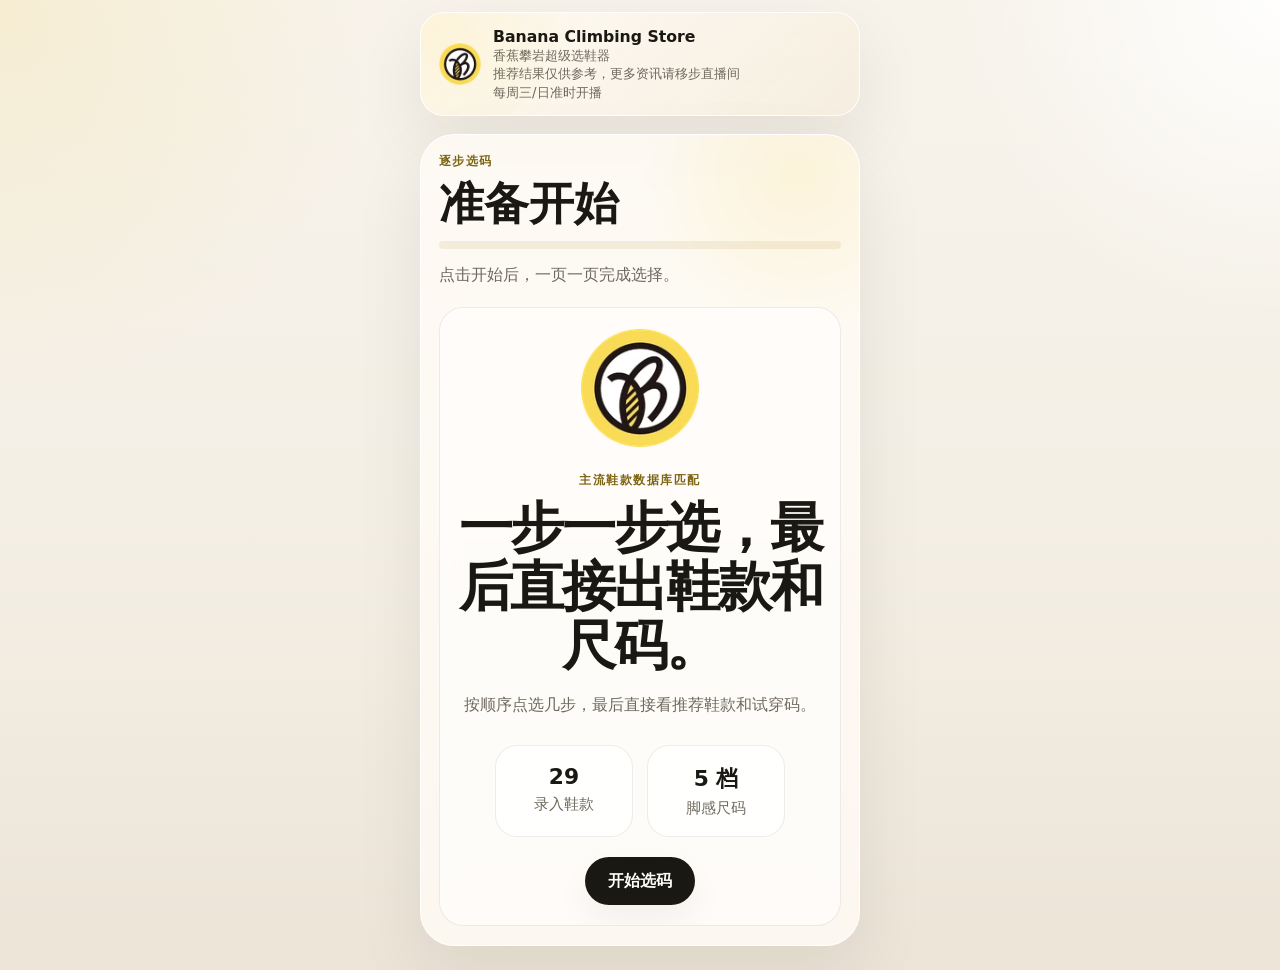
<file: index.html>
<!doctype html>
<html lang="zh-CN">
  <head>
    <meta charset="UTF-8" />
    <meta name="viewport" content="width=device-width, initial-scale=1.0" />
    <title>Banana Climbing 攀岩鞋选码器</title>
    <meta
      name="description"
      content="一步一步选择场景、脚型、平时鞋码和脚感追求，最后直接匹配攀岩鞋款与试穿尺码。"
    />
    <link rel="preload" as="image" href="logo-banana-clean-96.webp" fetchpriority="high" />
    <link rel="preload" as="image" href="logo-banana-clean-128.webp" fetchpriority="high" />
    <link rel="stylesheet" href="styles.css?v=20260409-1905" />
  </head>
  <body>
    <div class="page-shell">
      <header class="topbar" id="topBar">
        <a class="brand" href="#">
          <img
            src="logo-banana-clean-96.webp"
            alt="Banana Climbing Logo"
            width="42"
            height="42"
            decoding="async"
            fetchpriority="high"
          />
          <span>
            <strong>Banana Climbing Store</strong>
            <small>香蕉攀岩超级选鞋器</small>
            <small class="brand-meta">推荐结果仅供参考，更多资讯请移步直播间</small>
            <small class="brand-note">每周三/日准时开播</small>
          </span>
        </a>
      </header>

      <main class="wizard-shell">
        <div id="wizardView">
          <div class="wizard-progress">
          <div>
            <p class="progress-kicker">逐步选码</p>
            <h1 id="progressTitle">准备开始</h1>
          </div>
          <div class="progress-track" aria-hidden="true">
            <span id="progressFill"></span>
          </div>
          <p class="progress-text" id="progressText">点击开始后，一页一页完成选择。</p>
        </div>

          <div class="wizard-panels">
          <section class="step-panel is-active" data-step="start">
            <div class="panel-center hero-panel">
              <img
                class="hero-logo"
                src="logo-banana-clean-128.webp"
                alt="Banana Climbing Logo"
                width="120"
                height="120"
                decoding="async"
                fetchpriority="high"
              />
              <p class="eyebrow">主流鞋款数据库匹配</p>
              <h2>一步一步选，最后直接出鞋款和尺码。</h2>
              <p class="panel-lead">按顺序点选几步，最后直接看推荐鞋款和试穿码。</p>
              <div class="hero-stat-row">
                <div>
                  <strong id="shoeCountStart">29</strong>
                  <span>录入鞋款</span>
                </div>
                <div>
                  <strong>5 档</strong>
                  <span>脚感尺码</span>
                </div>
              </div>
            </div>

            <div class="panel-actions">
              <button class="primary-button" type="button" data-nav="next">开始选码</button>
            </div>
          </section>

          <section class="step-panel" data-step="guide" hidden>
            <div class="panel-copy">
              <p class="eyebrow">开始前</p>
              <h2>先快速判断脚长和脚型</h2>
              <p class="panel-lead">不用特别专业，选最接近自己的一项就可以。</p>
            </div>

            <div class="guide-grid">
              <article class="guide-card">
                <h3>脚长怎么量</h3>
                <p>脚跟贴墙站在纸上，标出最长脚趾位置。左右脚都量，取更长的一只。</p>
              </article>
              <article class="guide-card">
                <h3>前掌宽窄</h3>
                <p>脚长除以前掌最宽处，2.5 以下偏宽，2.6 到 2.8 更适中，2.8 以上偏窄。</p>
              </article>
              <article class="guide-card">
                <h3>脚趾类型</h3>
                <p>大脚趾最长是埃及脚，二趾最长是希腊脚，前三趾接近平是罗马脚。</p>
              </article>
              <article class="guide-card">
                <h3>脚背 足弓 后跟</h3>
                <p>脚背看鞋面压迫感，足弓看拱高，后跟看是否容易空杯或更贴弧形后跟。</p>
              </article>
            </div>

            <div class="panel-actions">
              <button class="secondary-button" type="button" data-nav="prev">返回</button>
              <button class="primary-button" type="button" data-nav="next">我知道了，继续</button>
            </div>
          </section>

          <section class="step-panel option-step" data-step="scene" data-field="scene" hidden>
            <div class="panel-copy">
              <p class="eyebrow">第 1 步</p>
              <h2>你主要想拿它去哪里爬</h2>
              <p class="panel-lead">这里可以多选，选你最常出现的场景就行。</p>
            </div>

            <div class="option-grid option-grid-wide">
              <button class="option-button" type="button" data-field="scene" data-value="抱石">
                <strong>抱石</strong>
                <span>室内爆发和钩挂为主</span>
              </button>
              <button class="option-button" type="button" data-field="scene" data-value="运动攀">
                <strong>运动攀</strong>
                <span>综合踩点和线路体验</span>
              </button>
              <button class="option-button" type="button" data-field="scene" data-value="野外抱石">
                <strong>野外抱石</strong>
                <span>更看重耐磨和落地后的适应</span>
              </button>
              <button class="option-button" type="button" data-field="scene" data-value="爬板">
                <strong>爬板</strong>
                <span>小点和大角度更关键</span>
              </button>
              <button class="option-button" type="button" data-field="scene" data-value="传统攀">
                <strong>传统攀</strong>
                <span>更偏长时间与稳定性</span>
              </button>
              <button class="option-button" type="button" data-field="scene" data-value="多段/结组">
                <strong>多段 / 结组</strong>
                <span>穿着时长和舒适上限更重要</span>
              </button>
            </div>

            <p class="auto-tip">可多选；如果不确定，也可以直接下一步。</p>

            <div class="panel-actions">
              <button class="secondary-button" type="button" data-nav="prev">上一步</button>
              <button class="primary-button" type="button" data-nav="next">下一步</button>
            </div>
          </section>

          <section class="step-panel option-step" data-step="level" data-field="level" hidden>
            <div class="panel-copy">
              <p class="eyebrow">第 2 步</p>
              <h2>你现在更接近哪一类需求</h2>
              <p class="panel-lead">阶段会影响鞋子的进攻性、容错和基础舒适度。</p>
            </div>

            <div class="option-grid">
              <button class="option-button" type="button" data-field="level" data-value="新手入门">
                <strong>新手入门</strong>
                <span>更看重舒适、容错和适应期</span>
              </button>
              <button class="option-button" type="button" data-field="level" data-value="新手进阶">
                <strong>新手进阶</strong>
                <span>开始要更好的踩点和包裹</span>
              </button>
              <button class="option-button" type="button" data-field="level" data-value="全能进阶">
                <strong>全能进阶</strong>
                <span>想兼顾不同线路和训练方式</span>
              </button>
              <button class="option-button" type="button" data-field="level" data-value="竞技进阶">
                <strong>竞技进阶</strong>
                <span>优先更强的进攻性和极限表现</span>
              </button>
            </div>

            <p class="auto-tip">点击选项后会自动进入下一步。</p>

            <div class="panel-actions">
              <button class="secondary-button" type="button" data-nav="prev">上一步</button>
            </div>
          </section>

          <section class="step-panel option-step" data-step="shape0" data-field="shape0" hidden>
            <div class="panel-copy">
              <p class="eyebrow">第 3 步</p>
              <h2>你的前掌更偏哪一种</h2>
              <p class="panel-lead">这里决定鞋楦宽窄，是匹配准确度最高的维度之一。</p>
            </div>

            <div class="option-grid">
              <button class="option-button" type="button" data-field="shape0" data-value="__skip__">
                <strong>不确定</strong>
                <span>先跳过这一项</span>
              </button>
              <button class="option-button" type="button" data-field="shape0" data-value="宽（2.5以下）">
                <strong>宽</strong>
                <span>脚长 ÷ 前掌宽约 2.5 以下</span>
              </button>
              <button class="option-button" type="button" data-field="shape0" data-value="适中（2.6以上）">
                <strong>适中</strong>
                <span>脚长 ÷ 前掌宽约 2.6 到 2.8</span>
              </button>
              <button class="option-button" type="button" data-field="shape0" data-value="窄（2.8以上）">
                <strong>窄</strong>
                <span>脚长 ÷ 前掌宽约 2.8 以上</span>
              </button>
            </div>

            <p class="auto-tip">点击选项后会自动进入下一步。</p>

            <div class="panel-actions">
              <button class="secondary-button" type="button" data-nav="prev">上一步</button>
            </div>
          </section>

          <section class="step-panel option-step" data-step="toe" data-field="toe" hidden>
            <div class="panel-copy">
              <p class="eyebrow">第 4 步</p>
              <h2>你的脚趾更接近哪一种</h2>
              <p class="panel-lead">这一步主要影响鞋头轮廓和最前端受力位置。</p>
            </div>

            <div class="option-grid">
              <button class="option-button" type="button" data-field="toe" data-value="__skip__">
                <strong>不确定</strong>
                <span>先跳过这一项</span>
              </button>
              <button class="option-button" type="button" data-field="toe" data-value="埃及脚">
                <strong>埃及脚</strong>
                <span>大脚趾最长</span>
              </button>
              <button class="option-button" type="button" data-field="toe" data-value="希腊脚">
                <strong>希腊脚</strong>
                <span>二脚趾最长</span>
              </button>
              <button class="option-button" type="button" data-field="toe" data-value="罗马脚">
                <strong>罗马脚</strong>
                <span>前三趾长度更接近</span>
              </button>
            </div>

            <p class="auto-tip">点击选项后会自动进入下一步。</p>

            <div class="panel-actions">
              <button class="secondary-button" type="button" data-nav="prev">上一步</button>
            </div>
          </section>

          <section class="step-panel option-step" data-step="instep" data-field="instep" hidden>
            <div class="panel-copy">
              <p class="eyebrow">第 5 步</p>
              <h2>你的脚背高低更接近哪一类</h2>
              <p class="panel-lead">脚背越高，通常越不建议一开始就选过激进的尺码。</p>
            </div>

            <div class="option-grid">
              <button class="option-button" type="button" data-field="instep" data-value="__skip__">
                <strong>不确定</strong>
                <span>先跳过这一项</span>
              </button>
              <button class="option-button" type="button" data-field="instep" data-value="低脚背">
                <strong>低脚背</strong>
                <span>更容易锁住鞋面</span>
              </button>
              <button class="option-button" type="button" data-field="instep" data-value="适中脚背">
                <strong>适中脚背</strong>
                <span>大多数鞋楦都可参考</span>
              </button>
              <button class="option-button" type="button" data-field="instep" data-value="高脚背">
                <strong>高脚背</strong>
                <span>更要注意鞋面压迫</span>
              </button>
            </div>

            <p class="auto-tip">点击选项后会自动进入下一步。</p>

            <div class="panel-actions">
              <button class="secondary-button" type="button" data-nav="prev">上一步</button>
            </div>
          </section>

          <section class="step-panel option-step" data-step="arch" data-field="arch" hidden>
            <div class="panel-copy">
              <p class="eyebrow">第 6 步</p>
              <h2>你的足弓高低更接近哪一类</h2>
              <p class="panel-lead">下弯鞋和更进攻的鞋型，通常会更受足弓高度影响。</p>
            </div>

            <div class="option-grid">
              <button class="option-button" type="button" data-field="arch" data-value="__skip__">
                <strong>不确定</strong>
                <span>先跳过这一项</span>
              </button>
              <button class="option-button" type="button" data-field="arch" data-value="低足弓">
                <strong>低足弓</strong>
                <span>更偏平一些</span>
              </button>
              <button class="option-button" type="button" data-field="arch" data-value="适中足弓">
                <strong>适中足弓</strong>
                <span>多数鞋型可适配</span>
              </button>
              <button class="option-button" type="button" data-field="arch" data-value="高足弓">
                <strong>高足弓</strong>
                <span>更适合有弓形支撑的鞋</span>
              </button>
            </div>

            <p class="auto-tip">点击选项后会自动进入下一步。</p>

            <div class="panel-actions">
              <button class="secondary-button" type="button" data-nav="prev">上一步</button>
            </div>
          </section>

          <section class="step-panel option-step" data-step="heel" data-field="heel" hidden>
            <div class="panel-copy">
              <p class="eyebrow">第 7 步</p>
              <h2>你的后跟轮廓更接近哪一类</h2>
              <p class="panel-lead">这一步主要影响后跟空杯、挂脚和整体包裹感。</p>
            </div>

            <div class="option-grid">
              <button class="option-button" type="button" data-field="heel" data-value="__skip__">
                <strong>不确定</strong>
                <span>先跳过这一项</span>
              </button>
              <button class="option-button" type="button" data-field="heel" data-value="直后跟/无后跟">
                <strong>直后跟 / 无后跟</strong>
                <span>后跟更平、更直</span>
              </button>
              <button class="option-button" type="button" data-field="heel" data-value="适中后跟">
                <strong>适中后跟</strong>
                <span>大多数鞋型都能试</span>
              </button>
              <button class="option-button" type="button" data-field="heel" data-value="弧后跟">
                <strong>弧后跟</strong>
                <span>更需要贴合弧形跟杯</span>
              </button>
            </div>

            <p class="auto-tip">点击选项后会自动进入下一步。</p>

            <div class="panel-actions">
              <button class="secondary-button" type="button" data-nav="prev">上一步</button>
            </div>
          </section>

          <section class="step-panel" data-step="sizeFeel" hidden>
            <div class="panel-copy">
              <p class="eyebrow">第 8 步</p>
              <h2>输入平时鞋码，再选脚感追求</h2>
              <p class="panel-lead">这里会决定最终推荐尺码。系统会先用表格基准码，再按你的脚感偏好做 5 档推导。</p>
            </div>

            <div class="size-feel-layout">
              <section class="size-card">
                <p class="mini-kicker">平时运动鞋 EU 码</p>
                <div class="size-stepper" aria-label="平时鞋码">
                  <button class="step-button" type="button" data-size-step="-0.5">-0.5</button>
                  <input
                    id="streetSizeInput"
                    type="number"
                    min="33"
                    max="48"
                    step="0.5"
                    inputmode="decimal"
                    placeholder="39.0"
                    aria-label="请输入平时鞋码"
                  />
                  <button class="step-button" type="button" data-size-step="0.5">+0.5</button>
                </div>
                <p class="size-hint">填你最常穿、穿久也不会挤脚的鞋码。</p>
              </section>

              <section class="feel-card">
                <p class="mini-kicker">脚感追求</p>
                <div class="feel-grid" role="radiogroup" aria-label="脚感追求">
                  <button class="feel-button" type="button" data-feel-filter="performance_plus">
                    <strong>极致包裹</strong>
                    <span>表格基准 -1</span>
                  </button>
                  <button class="feel-button" type="button" data-feel-filter="performance">
                    <strong>适当包裹</strong>
                    <span>表格基准 -0.5</span>
                  </button>
                  <button class="feel-button is-selected" type="button" data-feel-filter="balanced">
                    <strong>平衡推荐</strong>
                    <span>表格基准</span>
                  </button>
                  <button class="feel-button" type="button" data-feel-filter="comfort">
                    <strong>适当舒适</strong>
                    <span>表格基准 +0.5</span>
                  </button>
                  <button class="feel-button" type="button" data-feel-filter="comfort_plus">
                    <strong>极致舒适</strong>
                    <span>表格基准 +1</span>
                  </button>
                </div>
              </section>
            </div>

            <p class="error-text" id="sizeError" hidden>请先输入你的平时鞋码。</p>

            <div class="panel-actions">
              <button class="secondary-button" type="button" data-nav="prev">上一步</button>
              <button class="primary-button" type="button" id="viewResultButton">查看结果</button>
            </div>
          </section>
          </div>
        </div>

        <section class="result-page-shell" id="resultView" hidden>
          <section class="result-page-hero">
            <h1>推荐鞋款和尺码</h1>
            <p class="result-page-summary" id="resultPageSummary"></p>
          </section>

          <section class="result-page-empty" id="resultPageEmpty" hidden>
            <p class="eyebrow">还没有结果</p>
            <h2>先回去完成选码，再来看推荐。</h2>
            <p>如果你是直接打开这个结果地址，或者浏览器没有保留上一页数据，这里就不会显示结果。</p>
            <div class="panel-actions">
              <a class="primary-button" id="resultEmptyBackButton" href="index.html?restart=1">返回选码</a>
            </div>
          </section>

          <section class="result-page-body" id="resultPageBody" hidden>
            <div class="result-primary" id="resultPagePrimary"></div>

            <section class="result-alt-wrap">
              <p class="mini-kicker">备选推荐</p>
              <div class="result-alt-list" id="resultPageAlternatives"></div>
            </section>

            <div class="panel-actions">
              <a class="primary-button" id="resultBackButton" href="index.html?resume=1">返回修改</a>
              <a class="secondary-button" id="resultRestartButton" href="index.html?restart=1">重新开始</a>
            </div>
          </section>
        </section>
      </main>
    </div>

    <script src="database-config.js?v=20260409-2035"></script>
    <script src="database.js?v=20260409-2035"></script>
    <script src="script.js?v=20260409-2035"></script>
  </body>
</html>
</file>
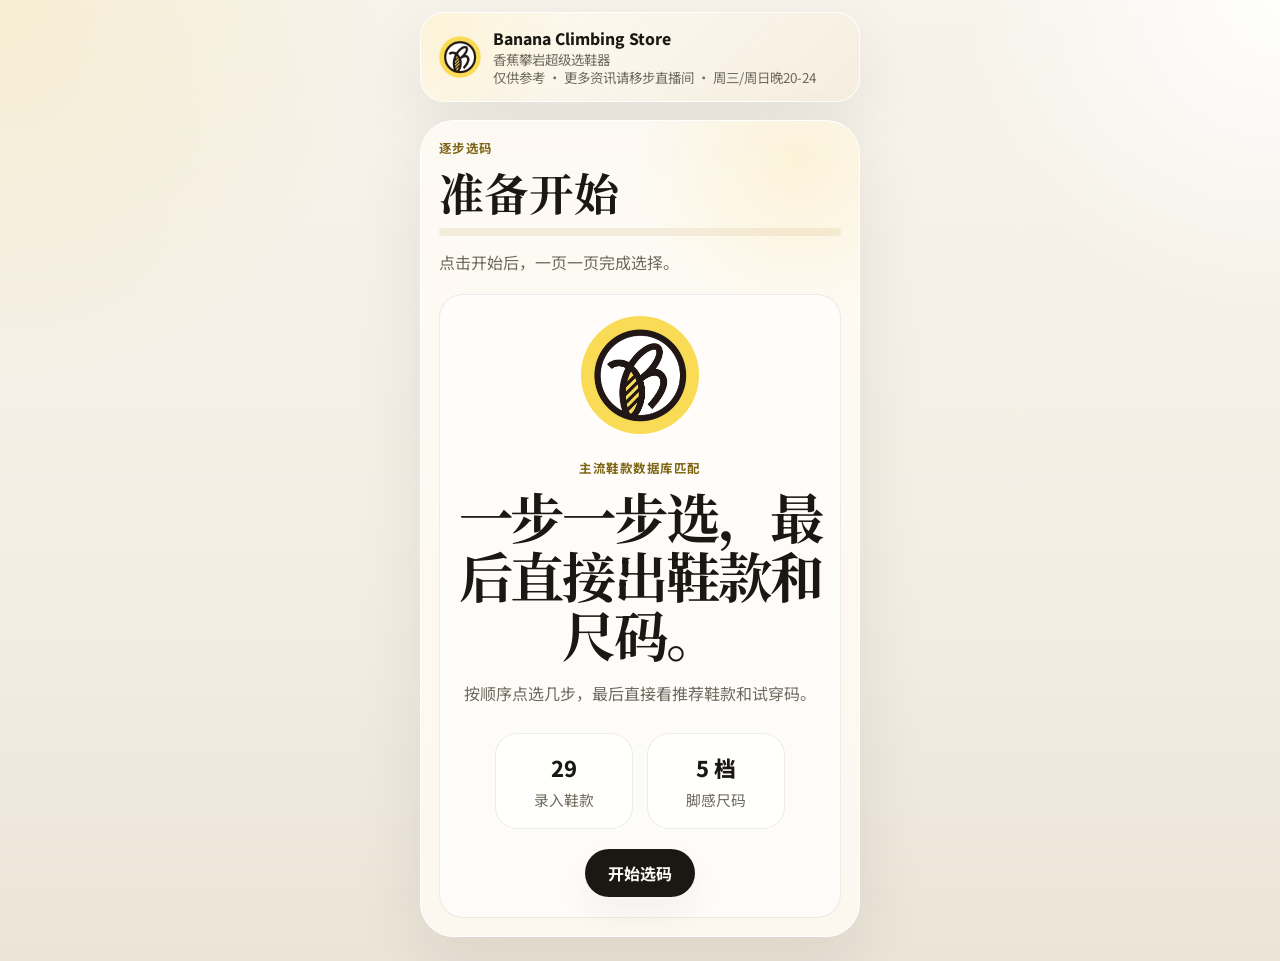
<file: 选码网页/index.html>
<!doctype html>
<html lang="zh-CN">
  <head>
    <meta charset="UTF-8" />
    <meta name="viewport" content="width=device-width, initial-scale=1.0" />
    <title>Banana Climbing 攀岩鞋选码器</title>
    <meta
      name="description"
      content="一步一步选择场景、脚型、平时鞋码和脚感追求，最后直接匹配攀岩鞋款与试穿尺码。"
    />
    <link rel="preconnect" href="https://fonts.googleapis.com" />
    <link rel="preconnect" href="https://fonts.gstatic.com" crossorigin />
    <link
      href="https://fonts.googleapis.com/css2?family=Noto+Sans+SC:wght@400;500;700;800&family=Noto+Serif+SC:wght@600;700&display=swap"
      rel="stylesheet"
    />
    <link rel="stylesheet" href="styles.css?v=20260409-1208" />
  </head>
  <body>
    <div class="page-shell">
      <header class="topbar" id="topBar">
        <a class="brand" href="#">
          <img src="logo-banana-clean.png" alt="Banana Climbing Logo" />
          <span>
            <strong>Banana Climbing Store</strong>
            <small>香蕉攀岩超级选鞋器</small>
            <small class="brand-note">仅供参考 · 更多资讯请移步直播间 · 周三/周日晚20-24</small>
          </span>
        </a>
      </header>

      <main class="wizard-shell">
        <div id="wizardView">
          <div class="wizard-progress">
          <div>
            <p class="progress-kicker">逐步选码</p>
            <h1 id="progressTitle">准备开始</h1>
          </div>
          <div class="progress-track" aria-hidden="true">
            <span id="progressFill"></span>
          </div>
          <p class="progress-text" id="progressText">点击开始后，一页一页完成选择。</p>
        </div>

          <div class="wizard-panels">
          <section class="step-panel is-active" data-step="start">
            <div class="panel-center hero-panel">
              <img class="hero-logo" src="logo-banana-clean.png" alt="Banana Climbing Logo" />
              <p class="eyebrow">主流鞋款数据库匹配</p>
              <h2>一步一步选，最后直接出鞋款和尺码。</h2>
              <p class="panel-lead">按顺序点选几步，最后直接看推荐鞋款和试穿码。</p>
              <div class="hero-stat-row">
                <div>
                  <strong id="shoeCountStart">29</strong>
                  <span>录入鞋款</span>
                </div>
                <div>
                  <strong>5 档</strong>
                  <span>脚感尺码</span>
                </div>
              </div>
            </div>

            <div class="panel-actions">
              <button class="primary-button" type="button" data-nav="next">开始选码</button>
            </div>
          </section>

          <section class="step-panel" data-step="guide" hidden>
            <div class="panel-copy">
              <p class="eyebrow">开始前</p>
              <h2>先快速判断脚长和脚型</h2>
              <p class="panel-lead">不用特别专业，选最接近自己的一项就可以。</p>
            </div>

            <div class="guide-grid">
              <article class="guide-card">
                <h3>脚长怎么量</h3>
                <p>脚跟贴墙站在纸上，标出最长脚趾位置。左右脚都量，取更长的一只。</p>
              </article>
              <article class="guide-card">
                <h3>前掌宽窄</h3>
                <p>脚长除以前掌最宽处，2.5 以下偏宽，2.6 到 2.8 更适中，2.8 以上偏窄。</p>
              </article>
              <article class="guide-card">
                <h3>脚趾类型</h3>
                <p>大脚趾最长是埃及脚，二趾最长是希腊脚，前三趾接近平是罗马脚。</p>
              </article>
              <article class="guide-card">
                <h3>脚背 足弓 后跟</h3>
                <p>脚背看鞋面压迫感，足弓看拱高，后跟看是否容易空杯或更贴弧形后跟。</p>
              </article>
            </div>

            <div class="panel-actions">
              <button class="secondary-button" type="button" data-nav="prev">返回</button>
              <button class="primary-button" type="button" data-nav="next">我知道了，继续</button>
            </div>
          </section>

          <section class="step-panel option-step" data-step="scene" data-field="scene" hidden>
            <div class="panel-copy">
              <p class="eyebrow">第 1 步</p>
              <h2>你主要想拿它去哪里爬</h2>
              <p class="panel-lead">这里可以多选，选你最常出现的场景就行。</p>
            </div>

            <div class="option-grid option-grid-wide">
              <button class="option-button" type="button" data-field="scene" data-value="抱石">
                <strong>抱石</strong>
                <span>室内爆发和钩挂为主</span>
              </button>
              <button class="option-button" type="button" data-field="scene" data-value="运动攀">
                <strong>运动攀</strong>
                <span>综合踩点和线路体验</span>
              </button>
              <button class="option-button" type="button" data-field="scene" data-value="野外抱石">
                <strong>野外抱石</strong>
                <span>更看重耐磨和落地后的适应</span>
              </button>
              <button class="option-button" type="button" data-field="scene" data-value="爬板">
                <strong>爬板</strong>
                <span>小点和大角度更关键</span>
              </button>
              <button class="option-button" type="button" data-field="scene" data-value="传统攀">
                <strong>传统攀</strong>
                <span>更偏长时间与稳定性</span>
              </button>
              <button class="option-button" type="button" data-field="scene" data-value="多段/结组">
                <strong>多段 / 结组</strong>
                <span>穿着时长和舒适上限更重要</span>
              </button>
            </div>

            <p class="auto-tip">可多选；如果不确定，也可以直接下一步。</p>

            <div class="panel-actions">
              <button class="secondary-button" type="button" data-nav="prev">上一步</button>
              <button class="primary-button" type="button" data-nav="next">下一步</button>
            </div>
          </section>

          <section class="step-panel option-step" data-step="level" data-field="level" hidden>
            <div class="panel-copy">
              <p class="eyebrow">第 2 步</p>
              <h2>你现在更接近哪一类需求</h2>
              <p class="panel-lead">阶段会影响鞋子的进攻性、容错和基础舒适度。</p>
            </div>

            <div class="option-grid">
              <button class="option-button" type="button" data-field="level" data-value="新手入门">
                <strong>新手入门</strong>
                <span>更看重舒适、容错和适应期</span>
              </button>
              <button class="option-button" type="button" data-field="level" data-value="新手进阶">
                <strong>新手进阶</strong>
                <span>开始要更好的踩点和包裹</span>
              </button>
              <button class="option-button" type="button" data-field="level" data-value="全能进阶">
                <strong>全能进阶</strong>
                <span>想兼顾不同线路和训练方式</span>
              </button>
              <button class="option-button" type="button" data-field="level" data-value="竞技进阶">
                <strong>竞技进阶</strong>
                <span>优先更强的进攻性和极限表现</span>
              </button>
            </div>

            <p class="auto-tip">点击选项后会自动进入下一步。</p>

            <div class="panel-actions">
              <button class="secondary-button" type="button" data-nav="prev">上一步</button>
            </div>
          </section>

          <section class="step-panel option-step" data-step="shape0" data-field="shape0" hidden>
            <div class="panel-copy">
              <p class="eyebrow">第 3 步</p>
              <h2>你的前掌更偏哪一种</h2>
              <p class="panel-lead">这里决定鞋楦宽窄，是匹配准确度最高的维度之一。</p>
            </div>

            <div class="option-grid">
              <button class="option-button" type="button" data-field="shape0" data-value="__skip__">
                <strong>不确定</strong>
                <span>先跳过这一项</span>
              </button>
              <button class="option-button" type="button" data-field="shape0" data-value="宽（2.5以下）">
                <strong>宽</strong>
                <span>脚长 ÷ 前掌宽约 2.5 以下</span>
              </button>
              <button class="option-button" type="button" data-field="shape0" data-value="适中（2.6以上）">
                <strong>适中</strong>
                <span>脚长 ÷ 前掌宽约 2.6 到 2.8</span>
              </button>
              <button class="option-button" type="button" data-field="shape0" data-value="窄（2.8以上）">
                <strong>窄</strong>
                <span>脚长 ÷ 前掌宽约 2.8 以上</span>
              </button>
            </div>

            <p class="auto-tip">点击选项后会自动进入下一步。</p>

            <div class="panel-actions">
              <button class="secondary-button" type="button" data-nav="prev">上一步</button>
            </div>
          </section>

          <section class="step-panel option-step" data-step="toe" data-field="toe" hidden>
            <div class="panel-copy">
              <p class="eyebrow">第 4 步</p>
              <h2>你的脚趾更接近哪一种</h2>
              <p class="panel-lead">这一步主要影响鞋头轮廓和最前端受力位置。</p>
            </div>

            <div class="option-grid">
              <button class="option-button" type="button" data-field="toe" data-value="__skip__">
                <strong>不确定</strong>
                <span>先跳过这一项</span>
              </button>
              <button class="option-button" type="button" data-field="toe" data-value="埃及脚">
                <strong>埃及脚</strong>
                <span>大脚趾最长</span>
              </button>
              <button class="option-button" type="button" data-field="toe" data-value="希腊脚">
                <strong>希腊脚</strong>
                <span>二脚趾最长</span>
              </button>
              <button class="option-button" type="button" data-field="toe" data-value="罗马脚">
                <strong>罗马脚</strong>
                <span>前三趾长度更接近</span>
              </button>
            </div>

            <p class="auto-tip">点击选项后会自动进入下一步。</p>

            <div class="panel-actions">
              <button class="secondary-button" type="button" data-nav="prev">上一步</button>
            </div>
          </section>

          <section class="step-panel option-step" data-step="instep" data-field="instep" hidden>
            <div class="panel-copy">
              <p class="eyebrow">第 5 步</p>
              <h2>你的脚背高低更接近哪一类</h2>
              <p class="panel-lead">脚背越高，通常越不建议一开始就选过激进的尺码。</p>
            </div>

            <div class="option-grid">
              <button class="option-button" type="button" data-field="instep" data-value="__skip__">
                <strong>不确定</strong>
                <span>先跳过这一项</span>
              </button>
              <button class="option-button" type="button" data-field="instep" data-value="低脚背">
                <strong>低脚背</strong>
                <span>更容易锁住鞋面</span>
              </button>
              <button class="option-button" type="button" data-field="instep" data-value="适中脚背">
                <strong>适中脚背</strong>
                <span>大多数鞋楦都可参考</span>
              </button>
              <button class="option-button" type="button" data-field="instep" data-value="高脚背">
                <strong>高脚背</strong>
                <span>更要注意鞋面压迫</span>
              </button>
            </div>

            <p class="auto-tip">点击选项后会自动进入下一步。</p>

            <div class="panel-actions">
              <button class="secondary-button" type="button" data-nav="prev">上一步</button>
            </div>
          </section>

          <section class="step-panel option-step" data-step="arch" data-field="arch" hidden>
            <div class="panel-copy">
              <p class="eyebrow">第 6 步</p>
              <h2>你的足弓高低更接近哪一类</h2>
              <p class="panel-lead">下弯鞋和更进攻的鞋型，通常会更受足弓高度影响。</p>
            </div>

            <div class="option-grid">
              <button class="option-button" type="button" data-field="arch" data-value="__skip__">
                <strong>不确定</strong>
                <span>先跳过这一项</span>
              </button>
              <button class="option-button" type="button" data-field="arch" data-value="低足弓">
                <strong>低足弓</strong>
                <span>更偏平一些</span>
              </button>
              <button class="option-button" type="button" data-field="arch" data-value="适中足弓">
                <strong>适中足弓</strong>
                <span>多数鞋型可适配</span>
              </button>
              <button class="option-button" type="button" data-field="arch" data-value="高足弓">
                <strong>高足弓</strong>
                <span>更适合有弓形支撑的鞋</span>
              </button>
            </div>

            <p class="auto-tip">点击选项后会自动进入下一步。</p>

            <div class="panel-actions">
              <button class="secondary-button" type="button" data-nav="prev">上一步</button>
            </div>
          </section>

          <section class="step-panel option-step" data-step="heel" data-field="heel" hidden>
            <div class="panel-copy">
              <p class="eyebrow">第 7 步</p>
              <h2>你的后跟轮廓更接近哪一类</h2>
              <p class="panel-lead">这一步主要影响后跟空杯、挂脚和整体包裹感。</p>
            </div>

            <div class="option-grid">
              <button class="option-button" type="button" data-field="heel" data-value="__skip__">
                <strong>不确定</strong>
                <span>先跳过这一项</span>
              </button>
              <button class="option-button" type="button" data-field="heel" data-value="直后跟/无后跟">
                <strong>直后跟 / 无后跟</strong>
                <span>后跟更平、更直</span>
              </button>
              <button class="option-button" type="button" data-field="heel" data-value="适中后跟">
                <strong>适中后跟</strong>
                <span>大多数鞋型都能试</span>
              </button>
              <button class="option-button" type="button" data-field="heel" data-value="弧后跟">
                <strong>弧后跟</strong>
                <span>更需要贴合弧形跟杯</span>
              </button>
            </div>

            <p class="auto-tip">点击选项后会自动进入下一步。</p>

            <div class="panel-actions">
              <button class="secondary-button" type="button" data-nav="prev">上一步</button>
            </div>
          </section>

          <section class="step-panel" data-step="sizeFeel" hidden>
            <div class="panel-copy">
              <p class="eyebrow">第 8 步</p>
              <h2>输入平时鞋码，再选脚感追求</h2>
              <p class="panel-lead">这里会决定最终推荐尺码。系统会先用表格基准码，再按你的脚感偏好做 5 档推导。</p>
            </div>

            <div class="size-feel-layout">
              <section class="size-card">
                <p class="mini-kicker">平时运动鞋 EU 码</p>
                <div class="size-stepper" aria-label="平时鞋码">
                  <button class="step-button" type="button" data-size-step="-0.5">-0.5</button>
                  <input
                    id="streetSizeInput"
                    type="number"
                    min="33"
                    max="48"
                    step="0.5"
                    inputmode="decimal"
                    placeholder="39.0"
                    aria-label="请输入平时鞋码"
                  />
                  <button class="step-button" type="button" data-size-step="0.5">+0.5</button>
                </div>
                <p class="size-hint">填你最常穿、穿久也不会挤脚的鞋码。</p>
              </section>

              <section class="feel-card">
                <p class="mini-kicker">脚感追求</p>
                <div class="feel-grid" role="radiogroup" aria-label="脚感追求">
                  <button class="feel-button" type="button" data-feel-filter="performance_plus">
                    <strong>极致包裹</strong>
                    <span>表格基准 -1</span>
                  </button>
                  <button class="feel-button" type="button" data-feel-filter="performance">
                    <strong>适当包裹</strong>
                    <span>表格基准 -0.5</span>
                  </button>
                  <button class="feel-button is-selected" type="button" data-feel-filter="balanced">
                    <strong>平衡推荐</strong>
                    <span>表格基准</span>
                  </button>
                  <button class="feel-button" type="button" data-feel-filter="comfort">
                    <strong>适当舒适</strong>
                    <span>表格基准 +0.5</span>
                  </button>
                  <button class="feel-button" type="button" data-feel-filter="comfort_plus">
                    <strong>极致舒适</strong>
                    <span>表格基准 +1</span>
                  </button>
                </div>
              </section>
            </div>

            <p class="error-text" id="sizeError" hidden>请先输入你的平时鞋码。</p>

            <div class="panel-actions">
              <button class="secondary-button" type="button" data-nav="prev">上一步</button>
              <button class="primary-button" type="button" id="viewResultButton">查看结果</button>
            </div>
          </section>
          </div>
        </div>

        <section class="result-page-shell" id="resultView" hidden>
          <section class="result-page-hero">
            <h1>推荐鞋款和尺码</h1>
            <p class="result-page-summary" id="resultPageSummary"></p>
          </section>

          <section class="result-page-empty" id="resultPageEmpty" hidden>
            <p class="eyebrow">还没有结果</p>
            <h2>先回去完成选码，再来看推荐。</h2>
            <p>如果你是直接打开这个结果地址，或者浏览器没有保留上一页数据，这里就不会显示结果。</p>
            <div class="panel-actions">
              <a class="primary-button" id="resultEmptyBackButton" href="index-v2.html?restart=1">返回选码</a>
            </div>
          </section>

          <section class="result-page-body" id="resultPageBody" hidden>
            <div class="result-primary" id="resultPagePrimary"></div>

            <section class="result-alt-wrap">
              <p class="mini-kicker">备选推荐</p>
              <div class="result-alt-list" id="resultPageAlternatives"></div>
            </section>

            <div class="panel-actions">
              <a class="primary-button" id="resultBackButton" href="index-v2.html?resume=1">返回修改</a>
              <a class="secondary-button" id="resultRestartButton" href="index-v2.html?restart=1">重新开始</a>
            </div>
          </section>
        </section>
      </main>
    </div>

    <script src="script.js?v=20260409-1208"></script>
  </body>
</html>
</file>
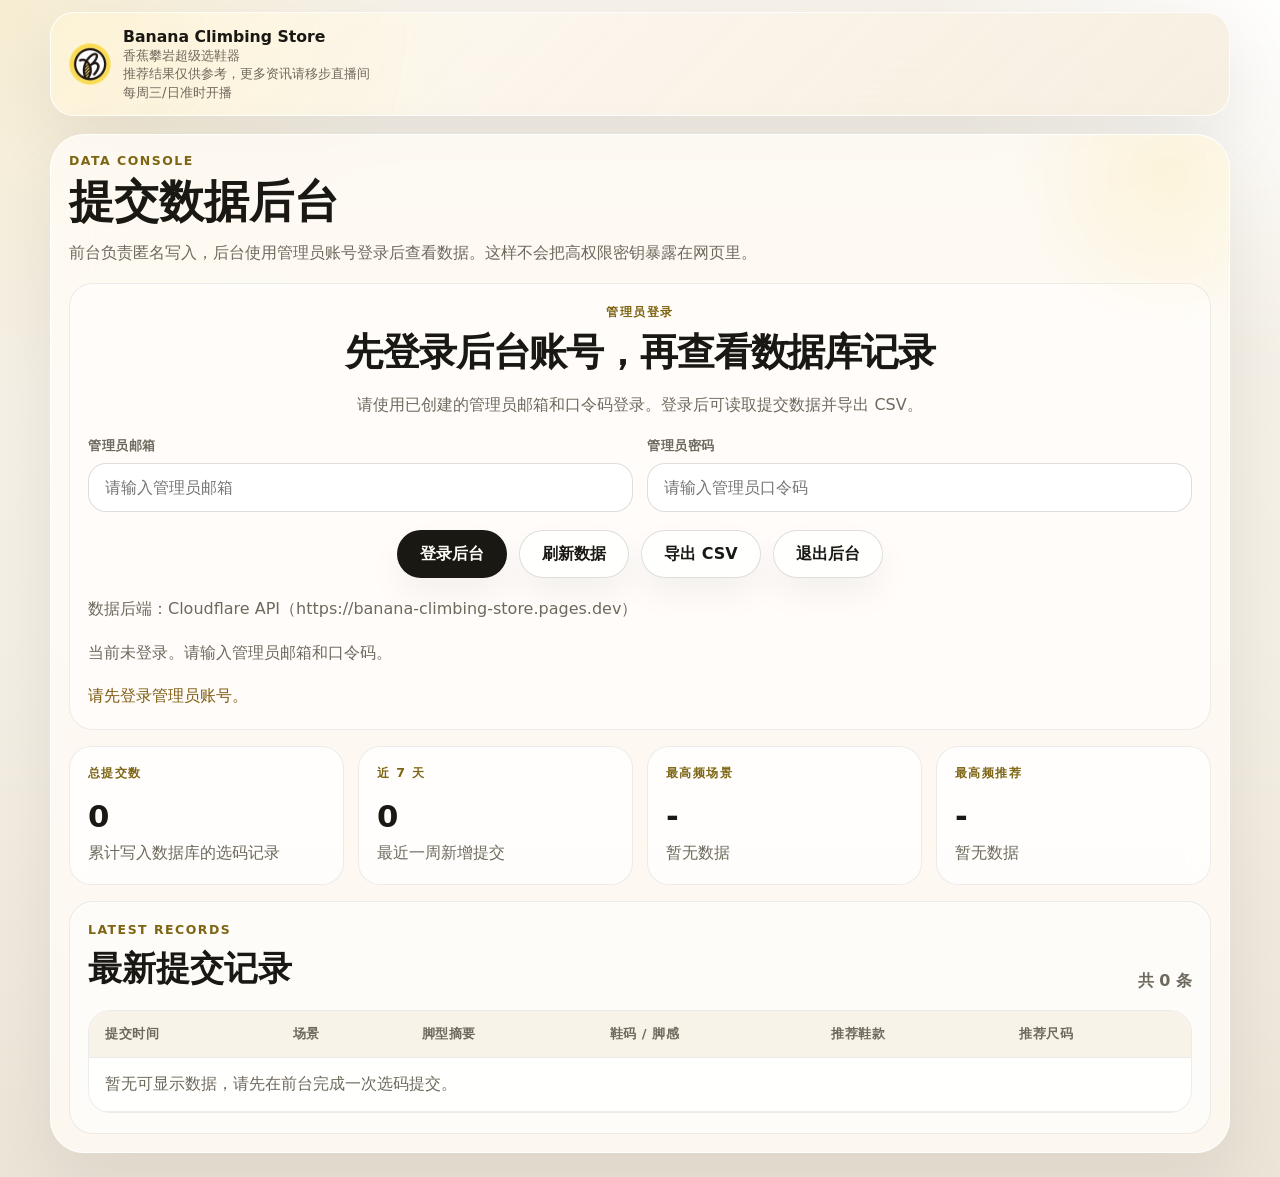
<file: admin.html>
<!doctype html>
<html lang="zh-CN">
  <head>
    <meta charset="UTF-8" />
    <meta name="viewport" content="width=device-width, initial-scale=1.0" />
    <title>Banana Climbing 数据后台</title>
    <meta name="description" content="查看攀岩鞋选码网页的提交数据、推荐结果和导出记录。" />
    <link rel="preload" as="image" href="logo-banana-clean-96.webp" fetchpriority="high" />
    <link rel="stylesheet" href="styles.css?v=20260409-1905" />
  </head>
  <body class="admin-page-body">
    <div class="page-shell">
      <header class="topbar">
        <a class="brand" href="index.html">
          <img
            src="logo-banana-clean-96.webp"
            alt="Banana Climbing Logo"
            width="42"
            height="42"
            decoding="async"
            fetchpriority="high"
          />
          <span>
            <strong>Banana Climbing Store</strong>
            <small>香蕉攀岩超级选鞋器</small>
            <small class="brand-meta">推荐结果仅供参考，更多资讯请移步直播间</small>
            <small class="brand-note">每周三/日准时开播</small>
          </span>
        </a>
      </header>

      <main class="wizard-shell admin-shell">
        <section class="wizard-progress admin-progress">
          <div>
            <p class="progress-kicker">Data Console</p>
            <h1>提交数据后台</h1>
          </div>
          <p class="progress-text">前台负责匿名写入，后台使用管理员账号登录后查看数据。这样不会把高权限密钥暴露在网页里。</p>
        </section>

        <section class="admin-card">
          <div class="panel-copy admin-copy">
            <p class="eyebrow">管理员登录</p>
            <h2>先登录后台账号，再查看数据库记录</h2>
            <p class="panel-lead">请使用已创建的管理员邮箱和口令码登录。登录后可读取提交数据并导出 CSV。</p>
          </div>

          <div class="admin-setup-grid">
            <label class="admin-field">
              <span>管理员邮箱</span>
              <input id="adminEmail" type="email" placeholder="you@example.com" />
            </label>
            <label class="admin-field">
              <span>管理员密码</span>
              <input id="adminPassword" type="password" placeholder="请输入后台登录密码" />
            </label>
          </div>

          <div class="panel-actions admin-actions">
            <button class="primary-button" type="button" id="adminLogin">登录后台</button>
            <button class="secondary-button" type="button" id="adminRefreshButton">刷新数据</button>
            <button class="secondary-button" type="button" id="adminExportButton">导出 CSV</button>
            <button class="ghost-button" type="button" id="adminLogout">退出后台</button>
          </div>

          <p class="admin-status-line" id="adminPublicStatus"></p>
          <p class="admin-status-line" id="adminAuthStatus"></p>
          <p class="admin-status-line" id="adminStatusText"></p>
        </section>

        <section class="admin-stats-grid" id="adminStatsGrid"></section>

        <section class="admin-card">
          <div class="admin-table-head">
            <div>
              <p class="eyebrow">Latest Records</p>
              <h2>最新提交记录</h2>
            </div>
            <p class="admin-row-count" id="adminRowCount">共 0 条</p>
          </div>

          <div class="admin-table-wrap">
            <table class="admin-table">
              <thead>
                <tr>
                  <th>提交时间</th>
                  <th>场景</th>
                  <th>脚型摘要</th>
                  <th>鞋码 / 脚感</th>
                  <th>推荐鞋款</th>
                  <th>推荐尺码</th>
                </tr>
              </thead>
              <tbody id="adminTableBody"></tbody>
            </table>
          </div>
        </section>
      </main>
    </div>

    <script src="database-config.js?v=20260409-2005"></script>
    <script src="database.js?v=20260409-2005"></script>
    <script src="admin.js?v=20260409-2005"></script>
  </body>
</html>
</file>
<file: styles.css>
:root {
  --bg: #f4efe5;
  --surface: rgba(255, 252, 246, 0.82);
  --surface-strong: #fffdf8;
  --surface-soft: rgba(255, 255, 255, 0.74);
  --ink: #1a1813;
  --ink-soft: #6e695d;
  --line: rgba(26, 24, 19, 0.08);
  --line-strong: rgba(26, 24, 19, 0.14);
  --accent: #f2cf52;
  --accent-deep: #7e6514;
  --shadow: 0 26px 70px rgba(30, 24, 16, 0.08);
  --shadow-soft: 0 16px 34px rgba(30, 24, 16, 0.05);
  --radius-xl: 34px;
  --radius-lg: 24px;
  --radius-md: 18px;
  --max-width: 440px;
}

*,
*::before,
*::after {
  box-sizing: border-box;
}

[hidden] {
  display: none !important;
}

html {
  scroll-behavior: auto;
}

body {
  margin: 0;
  color: var(--ink);
  font-family:
    "PingFang SC",
    "Hiragino Sans GB",
    "Microsoft YaHei",
    "Noto Sans CJK SC",
    system-ui,
    sans-serif;
  background:
    radial-gradient(circle at top left, rgba(242, 207, 82, 0.16), transparent 24%),
    radial-gradient(circle at top right, rgba(255, 255, 255, 0.92), transparent 20%),
    linear-gradient(180deg, #f7f3eb 0%, var(--bg) 54%, #ece4d7 100%);
  overscroll-behavior-y: contain;
}

img {
  display: block;
  max-width: 100%;
  height: auto;
}

button,
input {
  font: inherit;
}

button {
  cursor: pointer;
}

a,
button,
input,
.option-button,
.feel-button,
.step-button,
.primary-button,
.secondary-button,
.ghost-button,
.size-choice {
  -webkit-tap-highlight-color: transparent;
}

a,
button,
.option-button,
.feel-button,
.step-button,
.primary-button,
.secondary-button,
.ghost-button,
.size-choice {
  touch-action: manipulation;
}

button,
.option-button,
.feel-button,
.step-button,
.primary-button,
.secondary-button,
.ghost-button,
.size-choice {
  appearance: none;
  -webkit-appearance: none;
}

a:focus:not(:focus-visible),
button:focus:not(:focus-visible),
input:focus:not(:focus-visible) {
  outline: none;
}

a:focus-visible,
button:focus-visible,
input:focus-visible {
  outline: 2px solid rgba(126, 101, 20, 0.42);
  outline-offset: 3px;
}

.page-shell {
  width: min(calc(100% - 16px), var(--max-width));
  margin: 0 auto;
  padding: 12px 0 24px;
}

.topbar,
.wizard-shell {
  border: 1px solid rgba(255, 255, 255, 0.88);
  background: var(--surface);
  box-shadow: var(--shadow);
  backdrop-filter: blur(18px);
}

.topbar {
  padding: 14px 18px;
  margin-bottom: 18px;
  border-radius: 24px;
  background:
    radial-gradient(circle at left top, rgba(242, 207, 82, 0.18), transparent 36%),
    linear-gradient(135deg, rgba(255, 251, 244, 0.96), rgba(245, 237, 222, 0.88));
}

.brand {
  display: inline-flex;
  align-items: center;
  gap: 12px;
  color: inherit;
  text-decoration: none;
}

.brand img {
  width: 42px;
  height: 42px;
  object-fit: contain;
}

.brand span {
  display: grid;
  gap: 2px;
  min-width: 0;
}

.brand strong {
  font-size: 0.98rem;
  font-weight: 800;
}

.brand small {
  color: var(--ink-soft);
  font-size: 0.84rem;
  line-height: 1.22;
}

.brand-meta {
  max-width: none;
  font-size: 0.76rem;
  line-height: 1.26;
  white-space: normal;
  overflow-wrap: anywhere;
}

.brand-note {
  max-width: none;
  font-size: 0.72rem;
  line-height: 1.28;
  white-space: normal;
  overflow-wrap: anywhere;
}

.wizard-shell {
  position: relative;
  overflow: hidden;
  padding: 18px;
  border-radius: var(--radius-xl);
}

.wizard-shell::before {
  content: "";
  position: absolute;
  right: -100px;
  top: -120px;
  width: 320px;
  height: 320px;
  border-radius: 50%;
  background: radial-gradient(circle, rgba(242, 207, 82, 0.16), transparent 70%);
  pointer-events: none;
}

.wizard-progress,
.step-panel {
  position: relative;
  z-index: 1;
}

.wizard-progress {
  display: grid;
  gap: 12px;
  padding-bottom: 18px;
}

.progress-kicker,
.eyebrow,
.mini-kicker {
  margin: 0 0 10px;
  color: var(--accent-deep);
  font-size: 0.78rem;
  font-weight: 700;
  letter-spacing: 0.12em;
  text-transform: uppercase;
}

.wizard-progress h1,
.panel-copy h2 {
  margin: 0;
  font-family: "Noto Serif SC", "Songti SC", serif;
}

.wizard-progress h1 {
  font-size: clamp(1.8rem, 4vw, 2.8rem);
  line-height: 1.1;
}

.progress-track {
  position: relative;
  height: 8px;
  border-radius: 999px;
  background: rgba(193, 170, 94, 0.16);
  overflow: hidden;
}

.progress-track span {
  display: block;
  height: 100%;
  width: 0;
  border-radius: inherit;
  background: linear-gradient(90deg, #a58b2e 0%, #d8bb4a 52%, #f2cf52 100%);
  transition: width 240ms ease;
}

.progress-text,
.panel-lead,
.guide-card p,
.option-button span,
.size-hint,
.error-text,
.size-note,
.alt-note {
  margin: 0;
  color: var(--ink-soft);
  line-height: 1.75;
}

.wizard-panels {
  position: relative;
}

.step-panel {
  min-height: 0;
  display: grid;
  align-content: space-between;
  gap: 20px;
  padding: 20px 16px;
  border-radius: 24px;
  border: 1px solid var(--line);
  background: rgba(255, 255, 255, 0.58);
  box-shadow: inset 0 1px 0 rgba(255, 255, 255, 0.72);
  animation: rise-in 240ms ease both;
  contain: layout paint;
}

.step-panel[hidden] {
  display: none;
}

.panel-center {
  max-width: 620px;
  margin: 0 auto;
  text-align: center;
}

.hero-panel {
  align-self: center;
}

.hero-logo {
  width: 120px;
  height: 120px;
  margin: 0 auto 24px;
  object-fit: contain;
}

.panel-copy {
  max-width: 640px;
  margin: 0 auto;
  text-align: center;
}

.panel-copy h2 {
  margin: 0;
  font-size: clamp(2rem, 4vw, 3rem);
  line-height: 1.14;
  letter-spacing: -0.03em;
}

.hero-panel h2 {
  margin: 0;
  font-size: clamp(2.2rem, 4.6vw, 3.4rem);
  line-height: 1.08;
  letter-spacing: -0.04em;
  font-family: "Noto Serif SC", "Songti SC", serif;
}

.panel-lead {
  margin-top: 16px;
}

.hero-stat-row {
  display: flex;
  justify-content: center;
  gap: 14px;
  margin-top: 26px;
}

.hero-stat-row div,
.guide-card,
.option-button,
.size-card,
.feel-card,
.result-primary,
.alt-card {
  border: 1px solid var(--line);
  background: var(--surface-soft);
  box-shadow: inset 0 1px 0 rgba(255, 255, 255, 0.76);
}

.hero-stat-row div {
  min-width: 138px;
  padding: 18px 16px;
  border-radius: 22px;
}

.hero-stat-row strong {
  display: block;
  font-size: 1.36rem;
  font-weight: 800;
}

.hero-stat-row span {
  display: block;
  margin-top: 6px;
  color: var(--ink-soft);
  font-size: 0.92rem;
}

.guide-grid {
  display: grid;
  grid-template-columns: repeat(2, minmax(0, 1fr));
  gap: 14px;
}

.guide-card {
  padding: 20px;
  border-radius: 22px;
}

.guide-card h3 {
  margin: 0 0 8px;
  font-size: 1.02rem;
}

.option-grid {
  display: grid;
  grid-template-columns: repeat(2, minmax(0, 1fr));
  gap: 14px;
  max-width: 720px;
  margin: 0 auto;
}

.option-grid-wide {
  grid-template-columns: repeat(2, minmax(0, 1fr));
  max-width: 720px;
}

.option-button,
.feel-button,
.step-button,
.primary-button,
.secondary-button,
.ghost-button,
.size-choice {
  transition:
    transform 140ms ease,
    background-color 140ms ease,
    border-color 140ms ease,
    box-shadow 140ms ease,
    color 140ms ease,
    opacity 140ms ease;
}

.option-button {
  display: grid;
  gap: 8px;
  min-height: 106px;
  padding: 16px 14px;
  border-radius: 24px;
  text-align: center;
}

.option-button strong,
.feel-button strong {
  font-size: 1rem;
}

.option-button.is-selected,
.feel-button.is-selected,
.size-choice.is-selected {
  border-color: #191813;
  background: #191813;
  color: #fffdf8;
  box-shadow: 0 14px 30px rgba(25, 24, 19, 0.14);
}

.option-button:hover,
.feel-button:hover,
.step-button:hover,
.primary-button:hover,
.secondary-button:hover,
.ghost-button:hover,
.size-choice:hover {
  transform: translateY(-1px);
}

.option-button:active,
.feel-button:active,
.step-button:active,
.primary-button:active,
.secondary-button:active,
.ghost-button:active,
.size-choice:active {
  transform: scale(0.985);
}

.auto-tip {
  margin: 0;
  text-align: center;
  color: var(--ink-soft);
  font-size: 0.92rem;
}

.panel-actions {
  display: flex;
  justify-content: center;
  gap: 12px;
}

.primary-button,
.secondary-button,
.ghost-button {
  display: inline-flex;
  align-items: center;
  justify-content: center;
  min-height: 48px;
  padding: 0 22px;
  border-radius: 999px;
  border: 1px solid transparent;
  box-shadow: var(--shadow-soft);
  text-decoration: none;
  font-weight: 700;
}

.primary-button {
  background: #191813;
  color: #fffdf8;
}

.secondary-button,
.ghost-button {
  background: rgba(255, 255, 255, 0.82);
  border-color: var(--line-strong);
  color: var(--ink);
}

.size-feel-layout {
  display: grid;
  gap: 16px;
  max-width: 760px;
  margin: 0 auto;
}

.size-card,
.feel-card {
  padding: 22px;
  border-radius: 24px;
}

.size-stepper {
  display: grid;
  grid-template-columns: 74px minmax(120px, 180px) 74px;
  justify-content: center;
  gap: 10px;
  margin-top: 14px;
}

.step-button,
.size-stepper input {
  min-height: 56px;
  border-radius: 18px;
  border: 1px solid var(--line-strong);
}

.step-button {
  background: rgba(255, 255, 255, 0.84);
}

.size-stepper input {
  width: 100%;
  padding: 0 16px;
  background: var(--surface-strong);
  color: var(--ink);
  font-size: 1.24rem;
  font-weight: 800;
  text-align: center;
  outline: none;
}

.size-stepper input:focus {
  border-color: rgba(126, 101, 20, 0.54);
  box-shadow: 0 0 0 4px rgba(242, 207, 82, 0.14);
}

.size-hint {
  margin-top: 12px;
  text-align: center;
}

.feel-grid {
  display: grid;
  grid-template-columns: repeat(5, minmax(0, 1fr));
  gap: 10px;
  margin-top: 14px;
}

.feel-button {
  display: grid;
  gap: 6px;
  min-height: 110px;
  padding: 14px 10px;
  border-radius: 22px;
  border: 1px solid var(--line);
  background: rgba(255, 255, 255, 0.84);
  text-align: center;
}

.feel-button span {
  color: inherit;
  font-size: 0.84rem;
  line-height: 1.5;
}

.error-text {
  text-align: center;
  color: #9c3a28;
  font-weight: 700;
}

.result-scroll {
  display: grid;
  gap: 16px;
  max-height: 470px;
  padding-right: 4px;
  overflow: auto;
}

.result-primary,
.alt-card {
  padding: 18px;
  border-radius: 24px;
}

.result-primary {
  display: grid;
  align-content: start;
  gap: 14px;
}

.result-primary-body {
  display: grid;
  align-content: start;
  gap: 14px;
  padding: 18px;
  border-radius: 24px;
  border: 1px solid var(--line);
  background: rgba(255, 255, 255, 0.84);
  box-shadow: inset 0 1px 0 rgba(255, 255, 255, 0.76);
}

.result-alt-wrap {
  display: grid;
  align-content: start;
  gap: 14px;
  padding: 18px;
  border-radius: 24px;
  border: 1px solid var(--line);
  background: var(--surface-soft);
  box-shadow: inset 0 1px 0 rgba(255, 255, 255, 0.76);
}

.result-primary-header,
.alt-head {
  display: grid;
  grid-template-columns: minmax(0, 1fr);
  align-items: flex-start;
  gap: 8px;
}

.result-primary-header > div:first-child,
.alt-head > div:first-child {
  min-width: 0;
}

.result-card-head {
  display: grid;
  grid-template-columns: 56px minmax(0, 1fr);
  gap: 14px;
  align-items: start;
}

.result-card-copy {
  display: grid;
  gap: 8px;
  min-width: 0;
}

.shoe-mark {
  display: grid;
  place-items: center;
  width: 56px;
  height: 56px;
  border-radius: 18px;
  border: 1px solid rgba(242, 207, 82, 0.24);
  background:
    radial-gradient(circle at top right, rgba(242, 207, 82, 0.24), transparent 52%),
    linear-gradient(160deg, rgba(255, 255, 255, 0.96), rgba(247, 241, 229, 0.92));
  box-shadow: 0 8px 20px rgba(25, 24, 19, 0.05);
}

.shoe-mark-logo {
  width: 36px;
  height: 36px;
  object-fit: contain;
  padding: 4px;
  border-radius: 12px;
  background: rgba(255, 255, 255, 0.94);
  box-shadow: 0 8px 16px rgba(25, 24, 19, 0.06);
}

.tag-row,
.summary-row,
.match-row {
  display: flex;
  flex-wrap: wrap;
  gap: 8px;
}

.tag-row {
  margin: 14px 0 10px;
}

.result-card-tags {
  margin: 0;
}

.tag-row span,
.summary-row span,
.match-row span {
  display: inline-flex;
  align-items: center;
  min-height: 34px;
  padding: 0 12px;
  border-radius: 999px;
  border: 1px solid var(--line);
  background: rgba(255, 255, 255, 0.84);
  font-size: 0.86rem;
}

.result-card-tags span {
  min-height: 30px;
  padding: 0 10px;
  font-size: 0.78rem;
}

.result-rank {
  margin: 0 0 6px;
  color: var(--accent-deep);
  font-size: 0.78rem;
  font-weight: 700;
  letter-spacing: 0.12em;
  text-transform: uppercase;
}

.result-primary h3,
.alt-head h3 {
  margin: 0;
  font-size: 1.34rem;
  line-height: 1.25;
}

.brand-line,
.result-note {
  margin: 2px 0 0;
  color: var(--ink-soft);
  line-height: 1.45;
}

.result-note--compact,
.alt-note--compact {
  margin: 0;
}

.score-pill {
  display: inline-flex;
  align-items: center;
  justify-content: center;
  align-self: start;
  min-height: 38px;
  padding: 0 12px;
  border-radius: 999px;
  background: rgba(242, 207, 82, 0.2);
  color: #5f4d10;
  font-size: 0.86rem;
  font-weight: 700;
}

.size-box {
  margin-top: 14px;
  padding: 14px 16px;
  border-radius: 24px;
  border: 1px solid rgba(242, 207, 82, 0.24);
  background: linear-gradient(180deg, rgba(242, 207, 82, 0.14), rgba(255, 255, 255, 0.88));
}

.size-box--compact {
  margin-top: 0;
}

.size-main {
  display: grid;
  gap: 6px;
}

.size-main strong {
  display: block;
  margin-top: 4px;
  font-size: 2.18rem;
  line-height: 1;
  letter-spacing: -0.04em;
}

.size-main p {
  max-width: none;
  margin: 0;
  color: var(--ink-soft);
  font-size: 0.88rem;
  text-align: left;
  line-height: 1.7;
}

.size-ladder {
  display: grid;
  grid-template-columns: repeat(5, minmax(0, 1fr));
  gap: 6px;
}

.size-choice {
  display: grid;
  gap: 6px;
  min-height: 76px;
  padding: 10px 8px;
  border-radius: 18px;
  border: 1px solid var(--line);
  background: rgba(255, 255, 255, 0.9);
  text-align: center;
}

.size-choice span {
  font-size: 0.78rem;
  line-height: 1.35;
}

.size-choice strong {
  font-size: 0.98rem;
}

.result-alt-list {
  display: grid;
  gap: 12px;
}

.result-page-shell {
  display: grid;
  gap: 14px;
  padding: 18px;
  border-radius: 24px;
  border: 1px solid var(--line);
  background: rgba(255, 255, 255, 0.58);
  box-shadow: inset 0 1px 0 rgba(255, 255, 255, 0.72);
}

.result-brand-card {
  display: grid;
  grid-template-columns: 78px minmax(0, 1fr);
  gap: 14px;
  align-items: start;
  padding: 18px;
  border-radius: 20px;
  border: 1px solid rgba(126, 101, 20, 0.12);
  background:
    radial-gradient(circle at right top, rgba(242, 207, 82, 0.18), transparent 34%),
    linear-gradient(135deg, rgba(255, 251, 244, 0.98), rgba(244, 236, 219, 0.9));
  box-shadow: inset 0 1px 0 rgba(255, 255, 255, 0.82);
}

.result-brand-mark {
  display: grid;
  place-items: center;
  width: 78px;
  height: 78px;
  border-radius: 50%;
  background: rgba(255, 255, 255, 0.9);
  box-shadow: 0 10px 24px rgba(25, 24, 19, 0.08);
}

.result-brand-mark img {
  width: 58px;
  height: 58px;
  object-fit: contain;
}

.result-brand-copy {
  min-width: 0;
  display: grid;
  gap: 4px;
}

.result-brand-copy h2 {
  margin: 0;
  font-size: 1.85rem;
  line-height: 1.05;
  letter-spacing: -0.03em;
}

.result-brand-subtitle {
  margin: 0;
  color: var(--ink-soft);
  font-size: 1rem;
}

.result-brand-note {
  margin: 0;
  color: rgba(26, 24, 19, 0.68);
  font-size: 0.76rem;
  line-height: 1.3;
  white-space: normal;
  overflow-wrap: anywhere;
}

.result-page-hero,
.result-page-empty {
  padding: 18px;
  border-radius: 24px;
  border: 1px solid var(--line);
  background: var(--surface-soft);
  box-shadow: inset 0 1px 0 rgba(255, 255, 255, 0.76);
}

.result-page-hero h1,
.result-page-empty h2 {
  margin: 0;
  font-family: "Songti SC", "STSong", "Noto Serif CJK SC", serif;
}

.result-page-hero h1 {
  font-size: clamp(1.78rem, 7vw, 2.4rem);
  line-height: 1.08;
  letter-spacing: -0.03em;
}

@media (max-width: 820px) {
  .result-brand-copy h2 {
    font-size: clamp(1.22rem, 4.8vw, 1.58rem);
    line-height: 1.08;
  }

  .result-brand-subtitle {
    font-size: 0.92rem;
  }

  .result-brand-note {
    font-size: 0.72rem;
    line-height: 1.34;
  }

  .result-page-hero h1 {
    font-size: clamp(1.04rem, 4.6vw, 1.34rem);
    line-height: 1.12;
    letter-spacing: -0.02em;
    white-space: nowrap;
  }
}

.result-page-summary {
  margin: 0;
  color: var(--ink);
  font-weight: 600;
  line-height: 1.65;
}

.result-page-body {
  display: grid;
  gap: 12px;
}

.result-page-empty {
  text-align: center;
}

.result-page-empty p {
  margin: 12px auto 0;
  max-width: 40ch;
  color: var(--ink-soft);
  line-height: 1.75;
}

.alt-card h3 {
  font-size: 1.08rem;
}

.alt-size {
  margin-top: 4px;
  font-size: 1rem;
  font-weight: 800;
}

.result-page-body .panel-actions {
  padding: 2px 0 4px;
}

.result-page-body .primary-button,
.result-page-body .secondary-button,
.result-page-empty .primary-button {
  min-width: 148px;
}

.result-page-body .secondary-button {
  background: rgba(255, 255, 255, 0.92);
  border-color: rgba(242, 207, 82, 0.28);
}

@keyframes rise-in {
  from {
    opacity: 0;
    transform: translateY(10px);
  }

  to {
    opacity: 1;
    transform: translateY(0);
  }
}

@media (max-width: 860px) {
  .step-panel {
    min-height: auto;
  }

  .option-grid,
  .option-grid-wide {
    grid-template-columns: repeat(2, minmax(0, 1fr));
  }

  .guide-grid,
  .feel-grid,
  .size-ladder {
    grid-template-columns: 1fr;
  }

  .result-card-head {
    grid-template-columns: 52px minmax(0, 1fr);
    gap: 12px;
  }

  .shoe-mark {
    width: 52px;
    height: 52px;
    border-radius: 16px;
  }

  .shoe-mark-logo {
    width: 34px;
    height: 34px;
  }
}

@media (max-width: 640px) {
  .page-shell {
    width: min(calc(100% - 12px), var(--max-width));
    padding-top: 10px;
  }

  .wizard-shell,
  .result-page-shell {
    padding: 14px;
  }

  .topbar {
    padding: 12px 14px;
    margin-bottom: 12px;
  }

  .brand {
    width: 100%;
    min-width: 0;
    align-items: flex-start;
  }

  .brand strong {
    font-size: 0.94rem;
    line-height: 1.15;
  }

  .brand small {
    line-height: 1.22;
  }

  .brand-meta {
    font-size: 0.7rem;
    line-height: 1.28;
  }

  .brand-note {
    font-size: 0.66rem;
    line-height: 1.32;
    white-space: normal;
    overflow-wrap: anywhere;
  }

  .result-brand-card {
    grid-template-columns: 64px minmax(0, 1fr);
    gap: 12px;
    padding: 16px;
  }

  .result-brand-mark {
    width: 64px;
    height: 64px;
  }

  .result-brand-mark img {
    width: 48px;
    height: 48px;
  }

  .result-brand-copy h2 {
    font-size: 1.46rem;
    line-height: 1.08;
  }

  .result-brand-subtitle {
    font-size: 0.94rem;
  }

  .result-brand-note {
    font-size: 0.68rem;
    line-height: 1.32;
    white-space: normal;
    overflow-wrap: anywhere;
  }

  .hero-stat-row {
    display: none;
  }

  .guide-grid,
  .feel-grid {
    grid-template-columns: 1fr;
  }

  .size-stepper {
    grid-template-columns: 1fr 1.2fr 1fr;
  }

  .panel-actions {
    flex-direction: column;
  }

  .result-primary,
  .result-alt-wrap,
  .alt-card,
  .result-primary-body {
    padding: 14px;
  }

  .result-page-hero h1 {
    font-size: clamp(1.26rem, 5.8vw, 1.62rem);
    line-height: 1.14;
    letter-spacing: -0.02em;
    white-space: nowrap;
  }

  .result-card-head {
    grid-template-columns: 46px minmax(0, 1fr);
    gap: 10px;
  }

  .shoe-mark {
    width: 46px;
    height: 46px;
    border-radius: 14px;
  }

  .shoe-mark-logo {
    width: 30px;
    height: 30px;
    border-radius: 10px;
  }

  .result-card-tags span:nth-child(n + 3) {
    display: none;
  }

  .result-note--compact,
  .alt-note--compact {
    font-size: 0.92rem;
    line-height: 1.6;
  }

  .size-main strong {
    font-size: 1.8rem;
  }

  .size-box {
    padding: 14px;
  }
}

@media (max-width: 820px) {
  body {
    background: linear-gradient(180deg, #f7f3eb 0%, #f1eadf 100%);
  }

  .topbar,
  .wizard-shell {
    backdrop-filter: none;
    box-shadow: none;
  }

  .topbar {
    background: rgba(255, 251, 244, 0.96);
  }

  .wizard-shell::before {
    display: none;
  }

  .step-panel,
  .result-page-shell,
  .result-page-hero,
  .result-page-empty,
  .result-primary,
  .result-primary-body,
  .alt-card,
  .guide-card,
  .size-card,
  .feel-card {
    box-shadow: none;
    background: rgba(255, 255, 255, 0.78);
  }

  .step-panel {
    animation: none;
  }

  .option-button,
  .feel-button,
  .primary-button,
  .secondary-button,
  .ghost-button,
  .size-choice {
    transition: none;
  }

  .primary-button:hover,
  .secondary-button:hover,
  .ghost-button:hover,
  .size-choice:hover {
    transform: none;
  }

  .shoe-mark,
  .shoe-mark-logo {
    box-shadow: none;
  }
}

@media (hover: none), (pointer: coarse) {
  .topbar,
  .wizard-shell {
    backdrop-filter: none;
  }

  .option-button,
  .feel-button,
  .primary-button,
  .secondary-button,
  .ghost-button,
  .size-choice {
    transition: none;
  }

  .option-button:hover,
  .feel-button:hover,
  .step-button:hover,
  .primary-button:hover,
  .secondary-button:hover,
  .ghost-button:hover,
  .size-choice:hover {
    transform: none;
  }
}

.admin-page-body .page-shell {
  width: min(calc(100% - 20px), 1180px);
}

.admin-shell {
  display: grid;
  gap: 16px;
}

.admin-progress {
  padding-bottom: 0;
}

.admin-card {
  display: grid;
  gap: 18px;
  padding: 20px 18px;
  border-radius: 24px;
  border: 1px solid var(--line);
  background: rgba(255, 255, 255, 0.62);
  box-shadow: inset 0 1px 0 rgba(255, 255, 255, 0.74);
}

.admin-copy {
  max-width: none;
}

.admin-copy h2 {
  font-size: clamp(1.7rem, 3vw, 2.4rem);
}

.admin-setup-grid {
  display: grid;
  grid-template-columns: repeat(2, minmax(0, 1fr));
  gap: 14px;
}

.admin-field {
  display: grid;
  gap: 8px;
}

.admin-field span {
  color: var(--ink-soft);
  font-size: 0.84rem;
  font-weight: 700;
  letter-spacing: 0.04em;
  text-transform: uppercase;
}

.admin-field-wide {
  grid-column: 1 / -1;
}

.admin-field input,
.admin-field textarea {
  width: 100%;
  padding: 14px 16px;
  border-radius: 18px;
  border: 1px solid var(--line-strong);
  background: rgba(255, 255, 255, 0.92);
  color: var(--ink);
  font: inherit;
  resize: vertical;
  outline: none;
}

.admin-field input:focus,
.admin-field textarea:focus {
  border-color: rgba(126, 101, 20, 0.54);
  box-shadow: 0 0 0 4px rgba(242, 207, 82, 0.12);
}

.admin-actions {
  flex-wrap: wrap;
}

.admin-status-line {
  margin: 0;
  color: var(--ink-soft);
  line-height: 1.6;
}

.admin-status-line[data-tone="success"] {
  color: #365c28;
}

.admin-status-line[data-tone="warn"] {
  color: #7f5b11;
}

.admin-status-line[data-tone="danger"] {
  color: #9c3a28;
}

.admin-stats-grid {
  display: grid;
  grid-template-columns: repeat(4, minmax(0, 1fr));
  gap: 14px;
}

.admin-stat-card {
  display: grid;
  gap: 8px;
  padding: 18px;
  border-radius: 22px;
  border: 1px solid var(--line);
  background: rgba(255, 255, 255, 0.76);
  box-shadow: inset 0 1px 0 rgba(255, 255, 255, 0.76);
}

.admin-stat-card strong {
  font-size: clamp(1.4rem, 2.4vw, 2rem);
  line-height: 1.05;
}

.admin-stat-card p:last-child {
  margin: 0;
  color: var(--ink-soft);
  line-height: 1.6;
}

.admin-table-head {
  display: flex;
  align-items: end;
  justify-content: space-between;
  gap: 12px;
}

.admin-table-head h2 {
  margin: 0;
  font-family: "Songti SC", "STSong", "Noto Serif CJK SC", serif;
  font-size: clamp(1.6rem, 2.8vw, 2.1rem);
}

.admin-row-count {
  margin: 0;
  color: var(--ink-soft);
  font-weight: 700;
}

.admin-table-wrap {
  overflow: auto;
  border-radius: 22px;
  border: 1px solid var(--line);
  background: rgba(255, 255, 255, 0.82);
}

.admin-table {
  width: 100%;
  min-width: 860px;
  border-collapse: collapse;
}

.admin-table th,
.admin-table td {
  padding: 14px 16px;
  border-bottom: 1px solid rgba(26, 24, 19, 0.08);
  text-align: left;
  vertical-align: top;
}

.admin-table th {
  color: var(--ink-soft);
  font-size: 0.82rem;
  font-weight: 700;
  letter-spacing: 0.04em;
  text-transform: uppercase;
  background: rgba(247, 241, 229, 0.86);
}

.admin-table td {
  line-height: 1.55;
}

.admin-empty-cell {
  color: var(--ink-soft);
  text-align: center;
}

@media (max-width: 980px) {
  .admin-stats-grid {
    grid-template-columns: repeat(2, minmax(0, 1fr));
  }
}

@media (max-width: 640px) {
  .admin-page-body .page-shell {
    width: min(calc(100% - 12px), 100%);
  }

  .admin-card {
    padding: 16px 14px;
  }

  .admin-setup-grid,
  .admin-stats-grid {
    grid-template-columns: 1fr;
  }

  .admin-actions {
    flex-direction: column;
  }

  .admin-table {
    min-width: 720px;
  }
}
</file>
<file: 选码网页/styles.css>
:root {
  --bg: #f4efe5;
  --surface: rgba(255, 252, 246, 0.82);
  --surface-strong: #fffdf8;
  --surface-soft: rgba(255, 255, 255, 0.74);
  --ink: #1a1813;
  --ink-soft: #6e695d;
  --line: rgba(26, 24, 19, 0.08);
  --line-strong: rgba(26, 24, 19, 0.14);
  --accent: #f2cf52;
  --accent-deep: #7e6514;
  --shadow: 0 26px 70px rgba(30, 24, 16, 0.08);
  --shadow-soft: 0 16px 34px rgba(30, 24, 16, 0.05);
  --radius-xl: 34px;
  --radius-lg: 24px;
  --radius-md: 18px;
  --max-width: 440px;
}

*,
*::before,
*::after {
  box-sizing: border-box;
}

[hidden] {
  display: none !important;
}

html {
  scroll-behavior: smooth;
}

body {
  margin: 0;
  color: var(--ink);
  font-family: "Noto Sans SC", "Microsoft YaHei", sans-serif;
  background:
    radial-gradient(circle at top left, rgba(242, 207, 82, 0.16), transparent 24%),
    radial-gradient(circle at top right, rgba(255, 255, 255, 0.92), transparent 20%),
    linear-gradient(180deg, #f7f3eb 0%, var(--bg) 54%, #ece4d7 100%);
}

img {
  display: block;
  max-width: 100%;
}

button,
input {
  font: inherit;
}

button {
  cursor: pointer;
}

.page-shell {
  width: min(calc(100% - 16px), var(--max-width));
  margin: 0 auto;
  padding: 12px 0 24px;
}

.topbar,
.wizard-shell {
  border: 1px solid rgba(255, 255, 255, 0.88);
  background: var(--surface);
  box-shadow: var(--shadow);
  backdrop-filter: blur(18px);
}

.topbar {
  padding: 14px 18px;
  margin-bottom: 18px;
  border-radius: 24px;
  background:
    radial-gradient(circle at left top, rgba(242, 207, 82, 0.18), transparent 36%),
    linear-gradient(135deg, rgba(255, 251, 244, 0.96), rgba(245, 237, 222, 0.88));
}

.brand {
  display: inline-flex;
  align-items: center;
  gap: 12px;
  color: inherit;
  text-decoration: none;
}

.brand img {
  width: 42px;
  height: 42px;
  object-fit: contain;
}

.brand span {
  display: grid;
  gap: 1px;
  min-width: 0;
}

.brand strong {
  font-size: 0.98rem;
  font-weight: 800;
}

.brand small {
  color: var(--ink-soft);
  font-size: 0.84rem;
  line-height: 1.3;
}

.brand-note {
  max-width: none;
  font-size: 0.72rem;
  line-height: 1.28;
  white-space: normal;
  overflow-wrap: anywhere;
}

.wizard-shell {
  position: relative;
  overflow: hidden;
  padding: 18px;
  border-radius: var(--radius-xl);
}

.wizard-shell::before {
  content: "";
  position: absolute;
  right: -100px;
  top: -120px;
  width: 320px;
  height: 320px;
  border-radius: 50%;
  background: radial-gradient(circle, rgba(242, 207, 82, 0.16), transparent 70%);
  pointer-events: none;
}

.wizard-progress,
.step-panel {
  position: relative;
  z-index: 1;
}

.wizard-progress {
  display: grid;
  gap: 12px;
  padding-bottom: 18px;
}

.progress-kicker,
.eyebrow,
.mini-kicker {
  margin: 0 0 10px;
  color: var(--accent-deep);
  font-size: 0.78rem;
  font-weight: 700;
  letter-spacing: 0.12em;
  text-transform: uppercase;
}

.wizard-progress h1,
.panel-copy h2 {
  margin: 0;
  font-family: "Noto Serif SC", "Songti SC", serif;
}

.wizard-progress h1 {
  font-size: clamp(1.8rem, 4vw, 2.8rem);
  line-height: 1.1;
}

.progress-track {
  position: relative;
  height: 8px;
  border-radius: 999px;
  background: rgba(193, 170, 94, 0.16);
  overflow: hidden;
}

.progress-track span {
  display: block;
  height: 100%;
  width: 0;
  border-radius: inherit;
  background: linear-gradient(90deg, #a58b2e 0%, #d8bb4a 52%, #f2cf52 100%);
  transition: width 240ms ease;
}

.progress-text,
.panel-lead,
.guide-card p,
.option-button span,
.size-hint,
.error-text,
.size-note,
.alt-note {
  margin: 0;
  color: var(--ink-soft);
  line-height: 1.75;
}

.wizard-panels {
  position: relative;
}

.step-panel {
  min-height: 0;
  display: grid;
  align-content: space-between;
  gap: 20px;
  padding: 20px 16px;
  border-radius: 24px;
  border: 1px solid var(--line);
  background: rgba(255, 255, 255, 0.58);
  box-shadow: inset 0 1px 0 rgba(255, 255, 255, 0.72);
  animation: rise-in 240ms ease both;
}

.step-panel[hidden] {
  display: none;
}

.panel-center {
  max-width: 620px;
  margin: 0 auto;
  text-align: center;
}

.hero-panel {
  align-self: center;
}

.hero-logo {
  width: 120px;
  height: 120px;
  margin: 0 auto 24px;
  object-fit: contain;
}

.panel-copy {
  max-width: 640px;
  margin: 0 auto;
  text-align: center;
}

.panel-copy h2 {
  margin: 0;
  font-size: clamp(2rem, 4vw, 3rem);
  line-height: 1.14;
  letter-spacing: -0.03em;
}

.hero-panel h2 {
  margin: 0;
  font-size: clamp(2.2rem, 4.6vw, 3.4rem);
  line-height: 1.08;
  letter-spacing: -0.04em;
  font-family: "Noto Serif SC", "Songti SC", serif;
}

.panel-lead {
  margin-top: 16px;
}

.hero-stat-row {
  display: flex;
  justify-content: center;
  gap: 14px;
  margin-top: 26px;
}

.hero-stat-row div,
.guide-card,
.option-button,
.size-card,
.feel-card,
.result-primary,
.alt-card {
  border: 1px solid var(--line);
  background: var(--surface-soft);
  box-shadow: inset 0 1px 0 rgba(255, 255, 255, 0.76);
}

.hero-stat-row div {
  min-width: 138px;
  padding: 18px 16px;
  border-radius: 22px;
}

.hero-stat-row strong {
  display: block;
  font-size: 1.36rem;
  font-weight: 800;
}

.hero-stat-row span {
  display: block;
  margin-top: 6px;
  color: var(--ink-soft);
  font-size: 0.92rem;
}

.guide-grid {
  display: grid;
  grid-template-columns: repeat(2, minmax(0, 1fr));
  gap: 14px;
}

.guide-card {
  padding: 20px;
  border-radius: 22px;
}

.guide-card h3 {
  margin: 0 0 8px;
  font-size: 1.02rem;
}

.option-grid {
  display: grid;
  grid-template-columns: repeat(2, minmax(0, 1fr));
  gap: 14px;
  max-width: 720px;
  margin: 0 auto;
}

.option-grid-wide {
  grid-template-columns: repeat(2, minmax(0, 1fr));
  max-width: 720px;
}

.option-button,
.feel-button,
.step-button,
.primary-button,
.secondary-button,
.ghost-button,
.size-choice {
  transition:
    transform 180ms ease,
    background 180ms ease,
    border-color 180ms ease,
    box-shadow 180ms ease,
    color 180ms ease;
}

.option-button {
  display: grid;
  gap: 8px;
  min-height: 106px;
  padding: 16px 14px;
  border-radius: 24px;
  text-align: center;
}

.option-button strong,
.feel-button strong {
  font-size: 1rem;
}

.option-button.is-selected,
.feel-button.is-selected,
.size-choice.is-selected {
  border-color: #191813;
  background: #191813;
  color: #fffdf8;
  box-shadow: 0 14px 30px rgba(25, 24, 19, 0.14);
}

.option-button:hover,
.feel-button:hover,
.step-button:hover,
.primary-button:hover,
.secondary-button:hover,
.ghost-button:hover,
.size-choice:hover {
  transform: translateY(-1px);
}

.auto-tip {
  margin: 0;
  text-align: center;
  color: var(--ink-soft);
  font-size: 0.92rem;
}

.panel-actions {
  display: flex;
  justify-content: center;
  gap: 12px;
}

.primary-button,
.secondary-button,
.ghost-button {
  display: inline-flex;
  align-items: center;
  justify-content: center;
  min-height: 48px;
  padding: 0 22px;
  border-radius: 999px;
  border: 1px solid transparent;
  box-shadow: var(--shadow-soft);
  text-decoration: none;
  font-weight: 700;
}

.primary-button {
  background: #191813;
  color: #fffdf8;
}

.secondary-button,
.ghost-button {
  background: rgba(255, 255, 255, 0.82);
  border-color: var(--line-strong);
  color: var(--ink);
}

.size-feel-layout {
  display: grid;
  gap: 16px;
  max-width: 760px;
  margin: 0 auto;
}

.size-card,
.feel-card {
  padding: 22px;
  border-radius: 24px;
}

.size-stepper {
  display: grid;
  grid-template-columns: 74px minmax(120px, 180px) 74px;
  justify-content: center;
  gap: 10px;
  margin-top: 14px;
}

.step-button,
.size-stepper input {
  min-height: 56px;
  border-radius: 18px;
  border: 1px solid var(--line-strong);
}

.step-button {
  background: rgba(255, 255, 255, 0.84);
}

.size-stepper input {
  width: 100%;
  padding: 0 16px;
  background: var(--surface-strong);
  color: var(--ink);
  font-size: 1.24rem;
  font-weight: 800;
  text-align: center;
  outline: none;
}

.size-stepper input:focus {
  border-color: rgba(126, 101, 20, 0.54);
  box-shadow: 0 0 0 4px rgba(242, 207, 82, 0.14);
}

.size-hint {
  margin-top: 12px;
  text-align: center;
}

.feel-grid {
  display: grid;
  grid-template-columns: repeat(5, minmax(0, 1fr));
  gap: 10px;
  margin-top: 14px;
}

.feel-button {
  display: grid;
  gap: 6px;
  min-height: 110px;
  padding: 14px 10px;
  border-radius: 22px;
  border: 1px solid var(--line);
  background: rgba(255, 255, 255, 0.84);
  text-align: center;
}

.feel-button span {
  color: inherit;
  font-size: 0.84rem;
  line-height: 1.5;
}

.error-text {
  text-align: center;
  color: #9c3a28;
  font-weight: 700;
}

.result-scroll {
  display: grid;
  gap: 16px;
  max-height: 470px;
  padding-right: 4px;
  overflow: auto;
}

.result-primary,
.alt-card {
  padding: 18px;
  border-radius: 24px;
}

.result-primary {
  display: grid;
  align-content: start;
  gap: 14px;
}

.result-primary-body {
  display: grid;
  align-content: start;
  gap: 14px;
  padding: 18px;
  border-radius: 24px;
  border: 1px solid var(--line);
  background: rgba(255, 255, 255, 0.84);
  box-shadow: inset 0 1px 0 rgba(255, 255, 255, 0.76);
}

.result-alt-wrap {
  display: grid;
  align-content: start;
  gap: 14px;
  padding: 18px;
  border-radius: 24px;
  border: 1px solid var(--line);
  background: var(--surface-soft);
  box-shadow: inset 0 1px 0 rgba(255, 255, 255, 0.76);
}

.result-primary-header,
.alt-head {
  display: grid;
  grid-template-columns: minmax(0, 1fr);
  align-items: flex-start;
  gap: 8px;
}

.result-primary-header > div:first-child,
.alt-head > div:first-child {
  min-width: 0;
}

.result-card-head {
  display: grid;
  grid-template-columns: 56px minmax(0, 1fr);
  gap: 14px;
  align-items: start;
}

.result-card-copy {
  display: grid;
  gap: 8px;
  min-width: 0;
}

.shoe-mark {
  display: grid;
  place-items: center;
  width: 56px;
  height: 56px;
  border-radius: 18px;
  border: 1px solid rgba(242, 207, 82, 0.24);
  background:
    radial-gradient(circle at top right, rgba(242, 207, 82, 0.24), transparent 52%),
    linear-gradient(160deg, rgba(255, 255, 255, 0.96), rgba(247, 241, 229, 0.92));
  box-shadow: 0 8px 20px rgba(25, 24, 19, 0.05);
}

.shoe-mark-logo {
  width: 36px;
  height: 36px;
  object-fit: contain;
  padding: 4px;
  border-radius: 12px;
  background: rgba(255, 255, 255, 0.94);
  box-shadow: 0 8px 16px rgba(25, 24, 19, 0.06);
}

.tag-row,
.summary-row,
.match-row {
  display: flex;
  flex-wrap: wrap;
  gap: 8px;
}

.tag-row {
  margin: 14px 0 10px;
}

.result-card-tags {
  margin: 0;
}

.tag-row span,
.summary-row span,
.match-row span {
  display: inline-flex;
  align-items: center;
  min-height: 34px;
  padding: 0 12px;
  border-radius: 999px;
  border: 1px solid var(--line);
  background: rgba(255, 255, 255, 0.84);
  font-size: 0.86rem;
}

.result-card-tags span {
  min-height: 30px;
  padding: 0 10px;
  font-size: 0.78rem;
}

.result-rank {
  margin: 0 0 6px;
  color: var(--accent-deep);
  font-size: 0.78rem;
  font-weight: 700;
  letter-spacing: 0.12em;
  text-transform: uppercase;
}

.result-primary h3,
.alt-head h3 {
  margin: 0;
  font-size: 1.34rem;
  line-height: 1.25;
}

.brand-line,
.result-note {
  margin: 2px 0 0;
  color: var(--ink-soft);
  line-height: 1.45;
}

.result-note--compact,
.alt-note--compact {
  margin: 0;
}

.score-pill {
  display: inline-flex;
  align-items: center;
  justify-content: center;
  align-self: start;
  min-height: 38px;
  padding: 0 12px;
  border-radius: 999px;
  background: rgba(242, 207, 82, 0.2);
  color: #5f4d10;
  font-size: 0.86rem;
  font-weight: 700;
}

.size-box {
  margin-top: 14px;
  padding: 14px 16px;
  border-radius: 24px;
  border: 1px solid rgba(242, 207, 82, 0.24);
  background: linear-gradient(180deg, rgba(242, 207, 82, 0.14), rgba(255, 255, 255, 0.88));
}

.size-box--compact {
  margin-top: 0;
}

.size-main {
  display: grid;
  gap: 6px;
}

.size-main strong {
  display: block;
  margin-top: 4px;
  font-size: 2.18rem;
  line-height: 1;
  letter-spacing: -0.04em;
}

.size-main p {
  max-width: none;
  margin: 0;
  color: var(--ink-soft);
  font-size: 0.88rem;
  text-align: left;
  line-height: 1.7;
}

.size-ladder {
  display: grid;
  grid-template-columns: repeat(5, minmax(0, 1fr));
  gap: 6px;
}

.size-choice {
  display: grid;
  gap: 6px;
  min-height: 76px;
  padding: 10px 8px;
  border-radius: 18px;
  border: 1px solid var(--line);
  background: rgba(255, 255, 255, 0.9);
  text-align: center;
}

.size-choice span {
  font-size: 0.78rem;
  line-height: 1.35;
}

.size-choice strong {
  font-size: 0.98rem;
}

.result-alt-list {
  display: grid;
  gap: 12px;
}

.result-page-shell {
  display: grid;
  gap: 14px;
  padding: 18px;
  border-radius: 24px;
  border: 1px solid var(--line);
  background: rgba(255, 255, 255, 0.58);
  box-shadow: inset 0 1px 0 rgba(255, 255, 255, 0.72);
}

.result-brand-card {
  display: grid;
  grid-template-columns: 78px minmax(0, 1fr);
  gap: 14px;
  align-items: start;
  padding: 18px;
  border-radius: 20px;
  border: 1px solid rgba(126, 101, 20, 0.12);
  background:
    radial-gradient(circle at right top, rgba(242, 207, 82, 0.18), transparent 34%),
    linear-gradient(135deg, rgba(255, 251, 244, 0.98), rgba(244, 236, 219, 0.9));
  box-shadow: inset 0 1px 0 rgba(255, 255, 255, 0.82);
}

.result-brand-mark {
  display: grid;
  place-items: center;
  width: 78px;
  height: 78px;
  border-radius: 50%;
  background: rgba(255, 255, 255, 0.9);
  box-shadow: 0 10px 24px rgba(25, 24, 19, 0.08);
}

.result-brand-mark img {
  width: 58px;
  height: 58px;
  object-fit: contain;
}

.result-brand-copy {
  min-width: 0;
  display: grid;
  gap: 4px;
}

.result-brand-copy h2 {
  margin: 0;
  font-size: 1.85rem;
  line-height: 1.05;
  letter-spacing: -0.03em;
}

.result-brand-subtitle {
  margin: 0;
  color: var(--ink-soft);
  font-size: 1rem;
}

.result-brand-note {
  margin: 0;
  color: rgba(26, 24, 19, 0.68);
  font-size: 0.76rem;
  line-height: 1.3;
  white-space: normal;
  overflow-wrap: anywhere;
}

.result-page-hero,
.result-page-empty {
  padding: 18px;
  border-radius: 24px;
  border: 1px solid var(--line);
  background: var(--surface-soft);
  box-shadow: inset 0 1px 0 rgba(255, 255, 255, 0.76);
}

.result-page-hero h1,
.result-page-empty h2 {
  margin: 0;
  font-family: "Noto Serif SC", "Songti SC", serif;
}

.result-page-hero h1 {
  font-size: clamp(1.78rem, 7vw, 2.4rem);
  line-height: 1.08;
  letter-spacing: -0.03em;
}

@media (max-width: 820px) {
  .result-brand-copy h2 {
    font-size: clamp(1.22rem, 4.8vw, 1.58rem);
    line-height: 1.08;
  }

  .result-brand-subtitle {
    font-size: 0.92rem;
  }

  .result-brand-note {
    font-size: 0.72rem;
    line-height: 1.34;
  }

  .result-page-hero h1 {
    font-size: clamp(1.04rem, 4.6vw, 1.34rem);
    line-height: 1.12;
    letter-spacing: -0.02em;
    white-space: nowrap;
  }
}

.result-page-summary {
  margin: 0;
  color: var(--ink);
  font-weight: 600;
  line-height: 1.65;
}

.result-page-body {
  display: grid;
  gap: 12px;
}

.result-page-empty {
  text-align: center;
}

.result-page-empty p {
  margin: 12px auto 0;
  max-width: 40ch;
  color: var(--ink-soft);
  line-height: 1.75;
}

.alt-card h3 {
  font-size: 1.08rem;
}

.alt-size {
  margin-top: 4px;
  font-size: 1rem;
  font-weight: 800;
}

.result-page-body .panel-actions {
  padding: 2px 0 4px;
}

.result-page-body .primary-button,
.result-page-body .secondary-button,
.result-page-empty .primary-button {
  min-width: 148px;
}

.result-page-body .secondary-button {
  background: rgba(255, 255, 255, 0.92);
  border-color: rgba(242, 207, 82, 0.28);
}

@keyframes rise-in {
  from {
    opacity: 0;
    transform: translateY(10px);
  }

  to {
    opacity: 1;
    transform: translateY(0);
  }
}

@media (max-width: 860px) {
  .step-panel {
    min-height: auto;
  }

  .option-grid,
  .option-grid-wide {
    grid-template-columns: repeat(2, minmax(0, 1fr));
  }

  .guide-grid,
  .feel-grid,
  .size-ladder {
    grid-template-columns: 1fr;
  }

  .result-card-head {
    grid-template-columns: 52px minmax(0, 1fr);
    gap: 12px;
  }

  .shoe-mark {
    width: 52px;
    height: 52px;
    border-radius: 16px;
  }

  .shoe-mark-logo {
    width: 34px;
    height: 34px;
  }
}

@media (max-width: 640px) {
  .page-shell {
    width: min(calc(100% - 12px), var(--max-width));
    padding-top: 10px;
  }

  .wizard-shell,
  .result-page-shell {
    padding: 14px;
  }

  .topbar {
    padding: 12px 14px;
    margin-bottom: 12px;
  }

  .brand {
    width: 100%;
    min-width: 0;
    align-items: flex-start;
  }

  .brand strong {
    font-size: 0.94rem;
    line-height: 1.15;
  }

  .brand small {
    line-height: 1.22;
  }

  .brand-note {
    font-size: 0.66rem;
    line-height: 1.32;
    white-space: normal;
    overflow-wrap: anywhere;
  }

  .result-brand-card {
    grid-template-columns: 64px minmax(0, 1fr);
    gap: 12px;
    padding: 16px;
  }

  .result-brand-mark {
    width: 64px;
    height: 64px;
  }

  .result-brand-mark img {
    width: 48px;
    height: 48px;
  }

  .result-brand-copy h2 {
    font-size: 1.46rem;
    line-height: 1.08;
  }

  .result-brand-subtitle {
    font-size: 0.94rem;
  }

  .result-brand-note {
    font-size: 0.68rem;
    line-height: 1.32;
    white-space: normal;
    overflow-wrap: anywhere;
  }

  .hero-stat-row {
    display: none;
  }

  .guide-grid,
  .feel-grid {
    grid-template-columns: 1fr;
  }

  .size-stepper {
    grid-template-columns: 1fr 1.2fr 1fr;
  }

  .panel-actions {
    flex-direction: column;
  }

  .result-primary,
  .result-alt-wrap,
  .alt-card,
  .result-primary-body {
    padding: 14px;
  }

  .result-page-hero h1 {
    font-size: clamp(1.26rem, 5.8vw, 1.62rem);
    line-height: 1.14;
    letter-spacing: -0.02em;
    white-space: nowrap;
  }

  .result-card-head {
    grid-template-columns: 46px minmax(0, 1fr);
    gap: 10px;
  }

  .shoe-mark {
    width: 46px;
    height: 46px;
    border-radius: 14px;
  }

  .shoe-mark-logo {
    width: 30px;
    height: 30px;
    border-radius: 10px;
  }

  .result-card-tags span:nth-child(n + 3) {
    display: none;
  }

  .result-note--compact,
  .alt-note--compact {
    font-size: 0.92rem;
    line-height: 1.6;
  }

  .size-main strong {
    font-size: 1.8rem;
  }

  .size-box {
    padding: 14px;
  }
}
</file>
